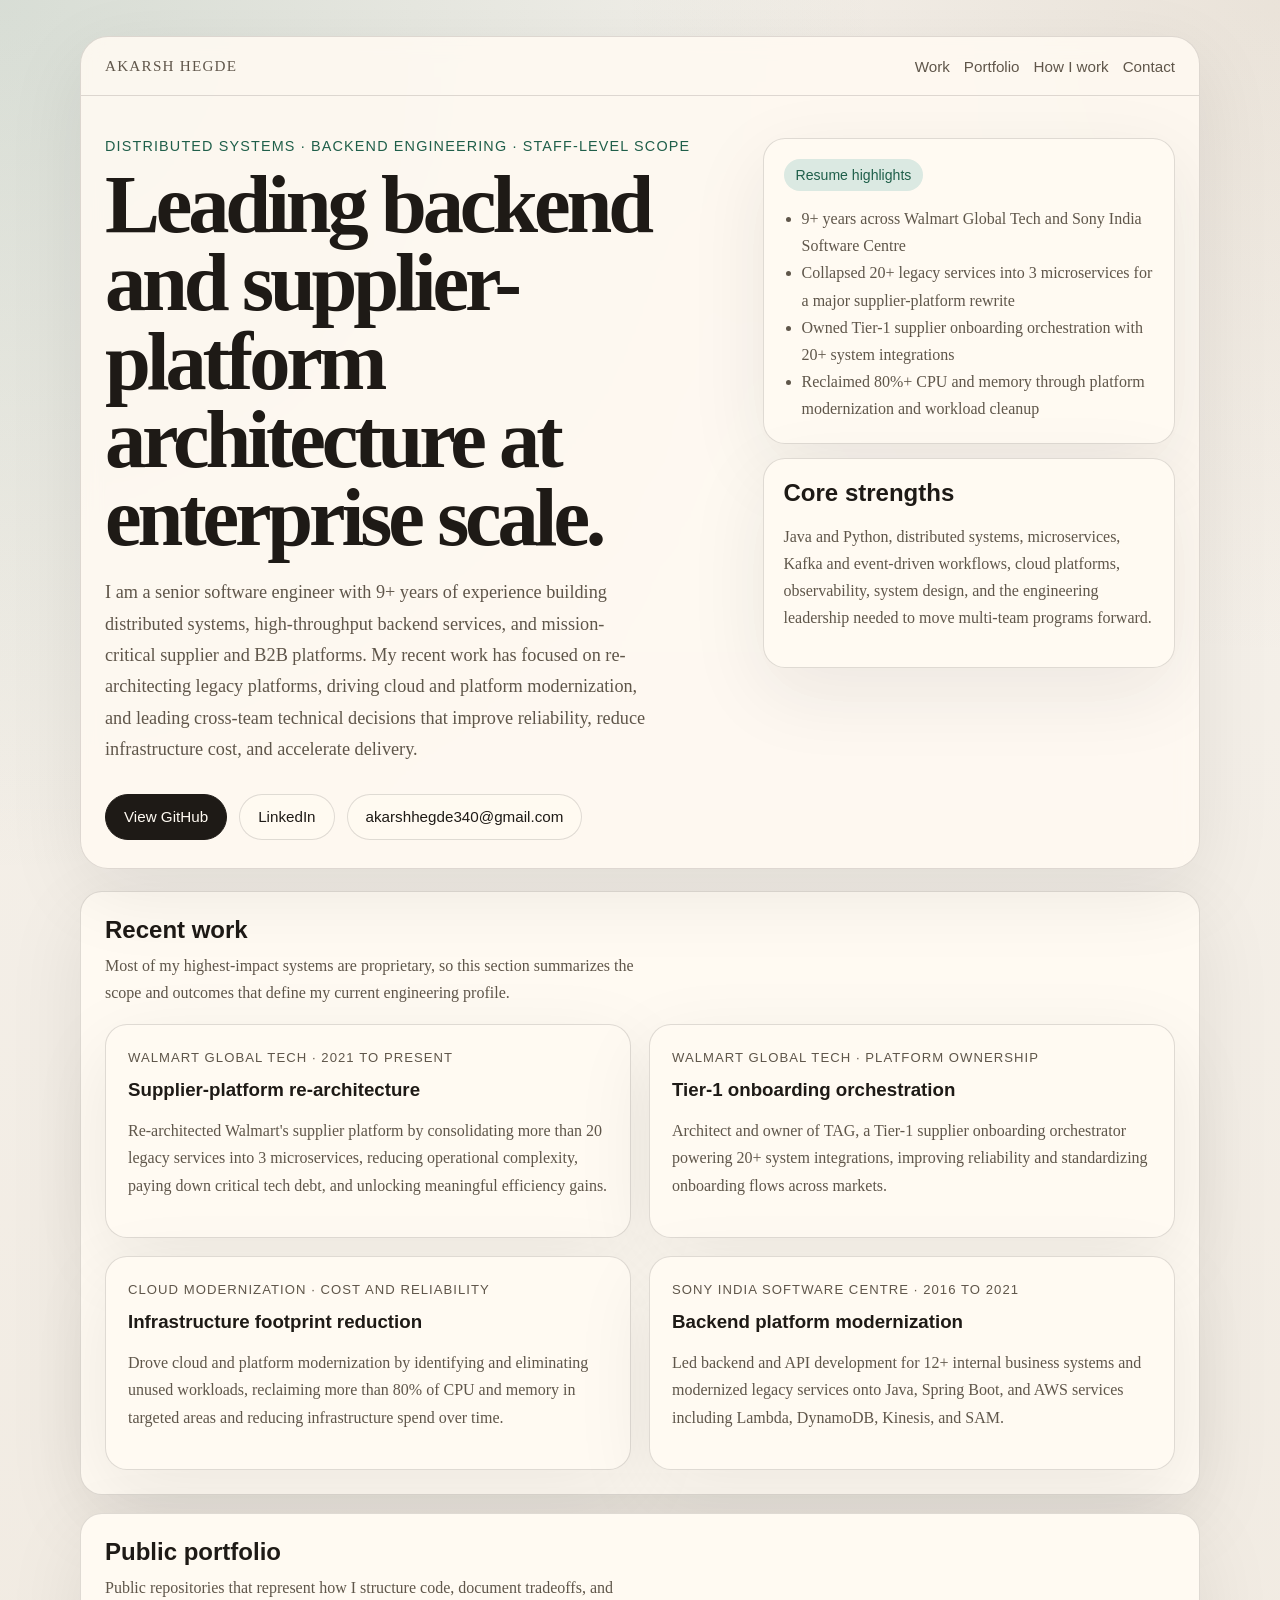
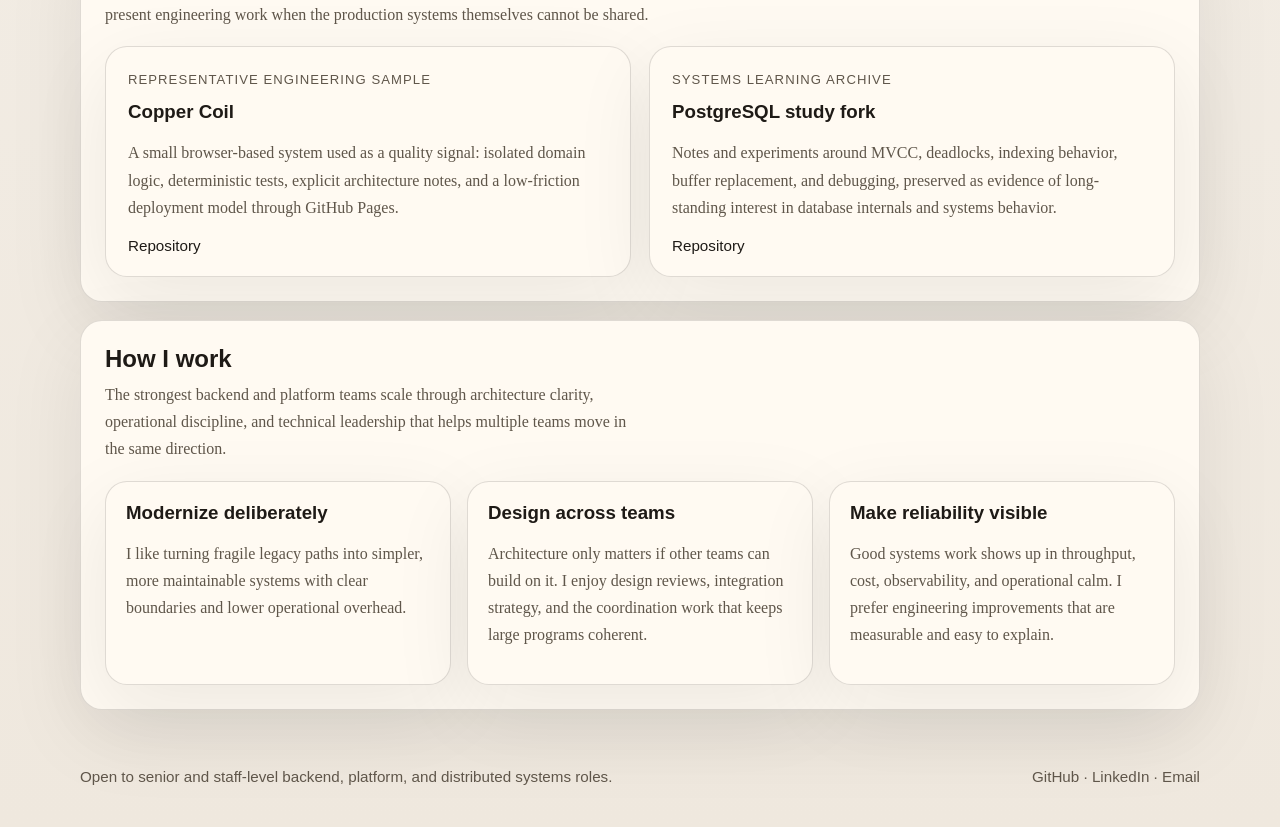
<file: index.html>
<!doctype html>
<html lang="en">
  <head>
    <meta charset="UTF-8" />
    <meta name="viewport" content="width=device-width, initial-scale=1.0" />
    <meta
      name="description"
      content="Akarsh Hegde is a senior software engineer with 9+ years of experience building distributed systems, supplier platforms, and high-throughput backend services."
    />
    <title>Akarsh Hegde | Distributed Systems and Backend Engineering</title>
    <style>
      :root {
        color-scheme: light;
        --bg: #f3efe8;
        --panel: rgba(255, 250, 242, 0.88);
        --panel-strong: #fffaf2;
        --text: #1e1a16;
        --muted: #5f564a;
        --border: rgba(30, 26, 22, 0.14);
        --accent: #1f5f4a;
        --accent-soft: #dbe9e2;
        --shadow: 0 24px 80px rgba(31, 26, 22, 0.08);
        --max-width: 1120px;
      }

      * {
        box-sizing: border-box;
      }

      html {
        scroll-behavior: smooth;
      }

      body {
        margin: 0;
        font-family: "Iowan Old Style", "Palatino Linotype", "Book Antiqua", Georgia, serif;
        color: var(--text);
        background:
          radial-gradient(circle at top left, rgba(31, 95, 74, 0.14), transparent 32%),
          radial-gradient(circle at top right, rgba(145, 116, 80, 0.12), transparent 24%),
          linear-gradient(180deg, #f6f2ec 0%, #efe8de 100%);
      }

      a {
        color: inherit;
      }

      .shell {
        width: min(calc(100% - 32px), var(--max-width));
        margin: 0 auto;
      }

      .hero {
        padding: 36px 0 22px;
      }

      .hero__card {
        border: 1px solid var(--border);
        background: var(--panel);
        backdrop-filter: blur(10px);
        box-shadow: var(--shadow);
        border-radius: 28px;
        overflow: hidden;
      }

      .topbar {
        display: flex;
        align-items: center;
        justify-content: space-between;
        gap: 16px;
        padding: 20px 24px;
        border-bottom: 1px solid var(--border);
      }

      .brand {
        font-size: 0.95rem;
        letter-spacing: 0.08em;
        text-transform: uppercase;
        color: var(--muted);
      }

      .nav {
        display: flex;
        flex-wrap: wrap;
        gap: 14px;
        font-family: "Avenir Next", "Segoe UI", sans-serif;
        font-size: 0.95rem;
      }

      .nav a {
        text-decoration: none;
        color: var(--muted);
      }

      .hero__content {
        display: grid;
        grid-template-columns: 1.45fr 0.95fr;
        gap: 28px;
        padding: 42px 24px 28px;
      }

      .eyebrow {
        margin: 0 0 12px;
        font-family: "Avenir Next", "Segoe UI", sans-serif;
        font-size: 0.9rem;
        letter-spacing: 0.08em;
        text-transform: uppercase;
        color: var(--accent);
      }

      h1 {
        margin: 0;
        font-size: clamp(2.8rem, 7vw, 5.15rem);
        line-height: 0.95;
        letter-spacing: -0.05em;
      }

      .lede {
        margin: 20px 0 0;
        max-width: 60ch;
        font-size: 1.14rem;
        line-height: 1.72;
        color: var(--muted);
      }

      .hero__actions {
        display: flex;
        flex-wrap: wrap;
        gap: 12px;
        margin-top: 28px;
      }

      .button,
      .button--ghost {
        display: inline-flex;
        align-items: center;
        justify-content: center;
        min-height: 46px;
        padding: 0 18px;
        border-radius: 999px;
        border: 1px solid var(--border);
        font-family: "Avenir Next", "Segoe UI", sans-serif;
        font-size: 0.95rem;
        text-decoration: none;
      }

      .button {
        background: var(--text);
        color: #fffaf2;
        border-color: var(--text);
      }

      .button--ghost {
        background: rgba(255, 250, 242, 0.6);
        color: var(--text);
      }

      .summary {
        display: grid;
        gap: 14px;
        align-content: start;
      }

      .summary__panel,
      .section,
      .project,
      .note {
        border: 1px solid var(--border);
        background: var(--panel-strong);
        border-radius: 22px;
        box-shadow: var(--shadow);
      }

      .summary__panel {
        padding: 20px;
      }

      .summary__panel h2,
      .section h2,
      .project h3,
      .note h3 {
        margin: 0;
        font-family: "Avenir Next", "Segoe UI", sans-serif;
      }

      .summary__panel p,
      .summary__panel li,
      .section p,
      .section li,
      .project p,
      .note p {
        color: var(--muted);
        line-height: 1.7;
      }

      .summary__panel ul,
      .section ul {
        margin: 14px 0 0;
        padding-left: 18px;
      }

      main {
        padding-bottom: 48px;
      }

      .grid {
        display: grid;
        gap: 18px;
      }

      .section {
        padding: 24px;
      }

      .section__header {
        display: flex;
        align-items: flex-end;
        justify-content: space-between;
        gap: 16px;
        margin-bottom: 18px;
      }

      .section__header p {
        margin: 8px 0 0;
        max-width: 68ch;
      }

      .projects {
        display: grid;
        grid-template-columns: repeat(2, minmax(0, 1fr));
        gap: 18px;
      }

      .project {
        padding: 22px;
      }

      .project__eyebrow {
        margin: 0 0 10px;
        font-family: "Avenir Next", "Segoe UI", sans-serif;
        font-size: 0.82rem;
        letter-spacing: 0.08em;
        text-transform: uppercase;
        color: var(--accent);
      }

      .project__links {
        display: flex;
        flex-wrap: wrap;
        gap: 12px;
        margin-top: 16px;
        font-family: "Avenir Next", "Segoe UI", sans-serif;
        font-size: 0.95rem;
      }

      .project__links a {
        text-decoration: none;
        color: var(--text);
      }

      .principles {
        display: grid;
        grid-template-columns: repeat(3, minmax(0, 1fr));
        gap: 16px;
      }

      .note {
        padding: 20px;
      }

      footer {
        padding: 10px 0 42px;
        color: var(--muted);
        font-family: "Avenir Next", "Segoe UI", sans-serif;
        font-size: 0.95rem;
      }

      .footer__row {
        display: flex;
        flex-wrap: wrap;
        justify-content: space-between;
        gap: 12px;
      }

      .footer__row a {
        text-decoration: none;
      }

      .accent-chip {
        display: inline-flex;
        align-items: center;
        gap: 8px;
        padding: 8px 12px;
        border-radius: 999px;
        background: var(--accent-soft);
        color: var(--accent);
        font-family: "Avenir Next", "Segoe UI", sans-serif;
        font-size: 0.88rem;
      }

      @media (max-width: 900px) {
        .hero__content,
        .projects,
        .principles {
          grid-template-columns: 1fr;
        }

        .section__header,
        .topbar,
        .footer__row {
          flex-direction: column;
          align-items: flex-start;
        }
      }

      @media (max-width: 640px) {
        .shell {
          width: min(calc(100% - 20px), var(--max-width));
        }

        .hero {
          padding-top: 14px;
        }

        .hero__content,
        .section,
        .project,
        .summary__panel,
        .note {
          padding-left: 18px;
          padding-right: 18px;
        }
      }
    </style>
  </head>
  <body>
    <header class="hero">
      <div class="shell hero__card">
        <div class="topbar">
          <div class="brand">Akarsh Hegde</div>
          <nav class="nav" aria-label="Primary">
            <a href="#work">Work</a>
            <a href="#projects">Portfolio</a>
            <a href="#approach">How I work</a>
            <a href="#contact">Contact</a>
          </nav>
        </div>
        <div class="hero__content">
          <section>
            <p class="eyebrow">Distributed systems · backend engineering · staff-level scope</p>
            <h1>Leading backend and supplier-platform architecture at enterprise scale.</h1>
            <p class="lede">
              I am a senior software engineer with 9+ years of experience building distributed systems, high-throughput
              backend services, and mission-critical supplier and B2B platforms. My recent work has focused on
              re-architecting legacy platforms, driving cloud and platform modernization, and leading cross-team
              technical decisions that improve reliability, reduce infrastructure cost, and accelerate delivery.
            </p>
            <div class="hero__actions">
              <a class="button" href="https://github.com/akarshHegde">View GitHub</a>
              <a class="button--ghost" href="https://www.linkedin.com/in/akarshhegde/">LinkedIn</a>
              <a class="button--ghost" href="mailto:akarshhegde340@gmail.com">akarshhegde340@gmail.com</a>
            </div>
          </section>
          <aside class="summary">
            <div class="summary__panel">
              <span class="accent-chip">Resume highlights</span>
              <ul>
                <li>9+ years across Walmart Global Tech and Sony India Software Centre</li>
                <li>Collapsed 20+ legacy services into 3 microservices for a major supplier-platform rewrite</li>
                <li>Owned Tier-1 supplier onboarding orchestration with 20+ system integrations</li>
                <li>Reclaimed 80%+ CPU and memory through platform modernization and workload cleanup</li>
              </ul>
            </div>
            <div class="summary__panel">
              <h2>Core strengths</h2>
              <p>
                Java and Python, distributed systems, microservices, Kafka and event-driven workflows, cloud platforms,
                observability, system design, and the engineering leadership needed to move multi-team programs forward.
              </p>
            </div>
          </aside>
        </div>
      </div>
    </header>

    <main class="shell grid">
      <section class="section" id="work">
        <div class="section__header">
          <div>
            <h2>Recent work</h2>
            <p>
              Most of my highest-impact systems are proprietary, so this section summarizes the scope and outcomes that
              define my current engineering profile.
            </p>
          </div>
        </div>
        <div class="projects">
          <article class="project">
            <p class="project__eyebrow">Walmart Global Tech · 2021 to present</p>
            <h3>Supplier-platform re-architecture</h3>
            <p>
              Re-architected Walmart's supplier platform by consolidating more than 20 legacy services into 3
              microservices, reducing operational complexity, paying down critical tech debt, and unlocking meaningful
              efficiency gains.
            </p>
          </article>
          <article class="project">
            <p class="project__eyebrow">Walmart Global Tech · platform ownership</p>
            <h3>Tier-1 onboarding orchestration</h3>
            <p>
              Architect and owner of TAG, a Tier-1 supplier onboarding orchestrator powering 20+ system integrations,
              improving reliability and standardizing onboarding flows across markets.
            </p>
          </article>
          <article class="project">
            <p class="project__eyebrow">Cloud modernization · cost and reliability</p>
            <h3>Infrastructure footprint reduction</h3>
            <p>
              Drove cloud and platform modernization by identifying and eliminating unused workloads, reclaiming more
              than 80% of CPU and memory in targeted areas and reducing infrastructure spend over time.
            </p>
          </article>
          <article class="project">
            <p class="project__eyebrow">Sony India Software Centre · 2016 to 2021</p>
            <h3>Backend platform modernization</h3>
            <p>
              Led backend and API development for 12+ internal business systems and modernized legacy services onto
              Java, Spring Boot, and AWS services including Lambda, DynamoDB, Kinesis, and SAM.
            </p>
          </article>
        </div>
      </section>

      <section class="section" id="projects">
        <div class="section__header">
          <div>
            <h2>Public portfolio</h2>
            <p>
              Public repositories that represent how I structure code, document tradeoffs, and present engineering work
              when the production systems themselves cannot be shared.
            </p>
          </div>
        </div>
        <div class="projects">
          <article class="project">
            <p class="project__eyebrow">Representative engineering sample</p>
            <h3>Copper Coil</h3>
            <p>
              A small browser-based system used as a quality signal: isolated domain logic, deterministic tests,
              explicit architecture notes, and a low-friction deployment model through GitHub Pages.
            </p>
            <div class="project__links">
              <a href="https://github.com/akarshHegde/Copper-Coil">Repository</a>
            </div>
          </article>
          <article class="project">
            <p class="project__eyebrow">Systems learning archive</p>
            <h3>PostgreSQL study fork</h3>
            <p>
              Notes and experiments around MVCC, deadlocks, indexing behavior, buffer replacement, and debugging,
              preserved as evidence of long-standing interest in database internals and systems behavior.
            </p>
            <div class="project__links">
              <a href="https://github.com/akarshHegde/PostgreSQL">Repository</a>
            </div>
          </article>
        </div>
      </section>

      <section class="section" id="approach">
        <div class="section__header">
          <div>
            <h2>How I work</h2>
            <p>
              The strongest backend and platform teams scale through architecture clarity, operational discipline, and
              technical leadership that helps multiple teams move in the same direction.
            </p>
          </div>
        </div>
        <div class="principles">
          <article class="note">
            <h3>Modernize deliberately</h3>
            <p>
              I like turning fragile legacy paths into simpler, more maintainable systems with clear boundaries and
              lower operational overhead.
            </p>
          </article>
          <article class="note">
            <h3>Design across teams</h3>
            <p>
              Architecture only matters if other teams can build on it. I enjoy design reviews, integration strategy,
              and the coordination work that keeps large programs coherent.
            </p>
          </article>
          <article class="note">
            <h3>Make reliability visible</h3>
            <p>
              Good systems work shows up in throughput, cost, observability, and operational calm. I prefer engineering
              improvements that are measurable and easy to explain.
            </p>
          </article>
        </div>
      </section>
    </main>

    <footer class="shell" id="contact">
      <div class="footer__row">
        <span>Open to senior and staff-level backend, platform, and distributed systems roles.</span>
        <span>
          <a href="https://github.com/akarshHegde">GitHub</a>
          ·
          <a href="https://www.linkedin.com/in/akarshhegde/">LinkedIn</a>
          ·
          <a href="mailto:akarshhegde340@gmail.com">Email</a>
        </span>
      </div>
    </footer>
  </body>
</html>
</file>
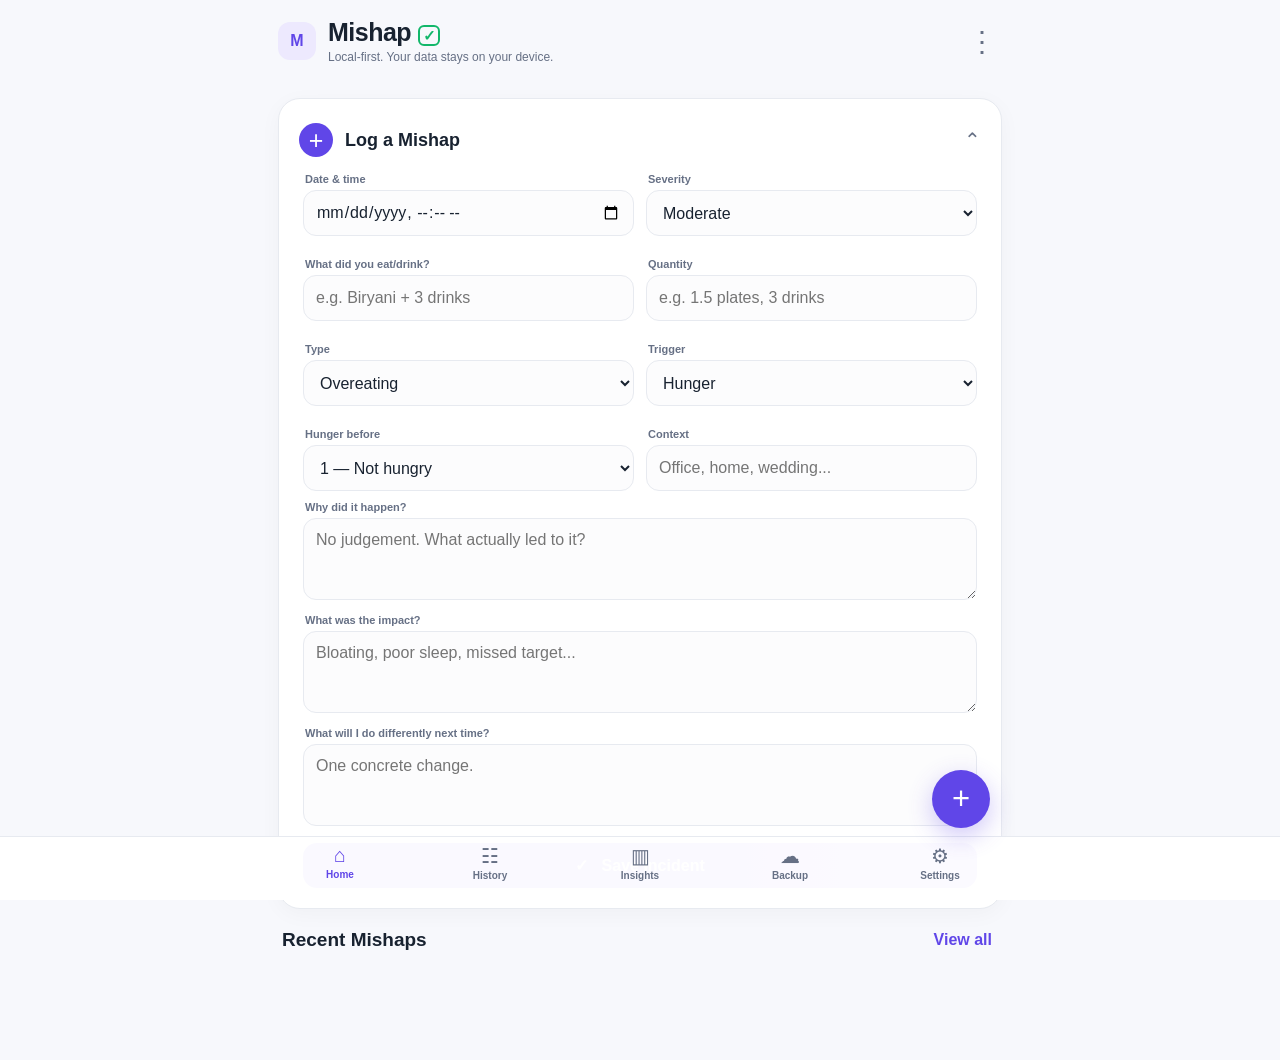
<file: mishap/index.html>
<!doctype html><html lang="en"><head><meta charset="utf-8"><meta name="viewport" content="width=device-width,initial-scale=1,viewport-fit=cover"><meta name="theme-color" content="#ffffff"><link rel="manifest" href="manifest.json"><link rel="stylesheet" href="styles.css"><title>Mishap</title></head><body><div class="app"><header class="header"><div class="brand"><div class="logo">M</div><div><h1>Mishap <span class="shield">✓</span></h1><p>Local-first. Your data stays on your device.</p></div></div><button class="more" id="moreBtn">⋮</button></header><main><section id="homePanel" class="tab-panel"><section class="stats" id="stats"></section><section class="log-card"><button class="log-title" id="toggleForm"><span class="plus">+</span><strong>Log a Mishap</strong><span class="chevron" id="formChevron">⌃</span></button><form id="mishapForm"><div class="field-grid"><label class="field"><span>Date & time</span><input id="date" type="datetime-local" required></label><label class="field"><span>Severity</span><select id="severity"><option>Minor</option><option selected>Moderate</option><option>Major</option></select></label><label class="field"><span>What did you eat/drink?</span><input id="food" placeholder="e.g. Biryani + 3 drinks" required></label><label class="field"><span>Quantity</span><input id="quantity" placeholder="e.g. 1.5 plates, 3 drinks"></label><label class="field"><span>Type</span><select id="type"><option>Overeating</option><option>Alcohol</option><option>Junk food</option><option>Late-night eating</option><option>Snacking</option><option>Sugary drink</option><option>Skipped planned meal</option><option>Other</option></select></label><label class="field"><span>Trigger</span><select id="trigger"><option>Hunger</option><option>Social event</option><option>Alcohol</option><option>Craving</option><option>Poor planning</option><option>Stress</option><option>Poor sleep</option><option>Food availability</option><option>Boredom</option><option>Other</option></select></label><label class="field"><span>Hunger before</span><select id="hunger"><option>1 — Not hungry</option><option>2</option><option>3</option><option>4 — Hungry</option><option>5 — Extremely hungry</option></select></label><label class="field"><span>Context</span><input id="context" placeholder="Office, home, wedding..."></label></div><label class="long-field"><span>Why did it happen?</span><textarea id="why" maxlength="300" placeholder="No judgement. What actually led to it?"></textarea></label><label class="long-field"><span>What was the impact?</span><textarea id="impact" maxlength="300" placeholder="Bloating, poor sleep, missed target..."></textarea></label><label class="long-field"><span>What will I do differently next time?</span><textarea id="next" maxlength="300" placeholder="One concrete change."></textarea></label><button class="save" type="submit">✓ &nbsp; Save Incident</button></form></section><section class="recent-head"><h2>Recent Mishaps</h2><button id="viewAll">View all</button></section><section id="incidentList" class="incidents"></section><section id="empty" class="empty hidden"><div>◎</div><strong>No mishaps yet</strong><p>Log the next one. The goal is learning, not perfection.</p></section></section><section id="historyPanel" class="tab-panel hidden"><div class="page-title"><h2>History</h2><p>Every logged mishap, newest first.</p></div><section id="historyList" class="incidents"></section></section><section id="insightsPanel" class="tab-panel hidden"><div class="page-title"><h2>Insights</h2><p>Your weekly retrospective.</p></div><section class="retro"><div id="insightsContent"></div></section></section><section id="backupPanel" class="tab-panel hidden"><div class="page-title"><h2>Backup</h2><p>Keep a copy without sending your data anywhere.</p></div><div id="backupContent"></div></section><section id="settingsPanel" class="tab-panel hidden"><div class="page-title"><h2>Settings</h2><p>Privacy and app controls.</p></div><div id="settingsContent"></div></section></main><button class="fab" id="fab">+</button><nav class="nav"><button class="active" data-tab="home">⌂<span>Home</span></button><button data-tab="history">☷<span>History</span></button><button data-tab="insights">▥<span>Insights</span></button><button data-tab="backup">☁<span>Backup</span></button><button data-tab="settings">⚙<span>Settings</span></button></nav></div><script src="app.js"></script></body></html>
</file>
<file: mishap/styles.css>
:root{--bg:#f7f8fc;--card:#fff;--text:#182230;--muted:#667085;--border:#e7eaf0;--purple:#6046e8;--purple2:#7a5af8;--green:#12b76a;--orange:#f79009;--red:#f04438}*{box-sizing:border-box}html,body{margin:0;padding:0;background:var(--bg);color:var(--text);font-family:Inter,-apple-system,BlinkMacSystemFont,"Segoe UI",Roboto,sans-serif}body{min-height:100vh}button,input,select,textarea{font:inherit}button{cursor:pointer}.app{max-width:760px;margin:auto;min-height:100vh;padding:18px 18px 100px}.header{display:flex;justify-content:space-between;align-items:center;margin-bottom:20px}.brand{display:flex;gap:12px;align-items:center}.logo{width:38px;height:38px;border-radius:12px;background:#ede9fe;color:var(--purple);display:grid;place-items:center;font-weight:900}h1{font-size:25px;margin:0;letter-spacing:-.5px}h1 .shield{font-size:15px;color:var(--green);border:2px solid var(--green);border-radius:6px;padding:0 3px}.header p,.page-title p{margin:3px 0 0;color:var(--muted);font-size:12px}.more{border:0;background:none;font-size:28px;color:var(--muted)}.stats{display:grid;grid-template-columns:repeat(4,1fr);gap:10px;margin-bottom:14px}.stat{background:var(--card);border:1px solid var(--border);border-radius:18px;padding:14px 10px;text-align:center;min-height:112px;display:flex;flex-direction:column;justify-content:center}.stat-icon{font-size:20px;margin-bottom:7px}.stat-label{font-size:12px;color:var(--muted)}.stat-value{font-size:21px;font-weight:800;margin:4px 0}.stat-sub{font-size:11px;color:var(--muted)}.log-card,.retro,.backup-card{background:var(--card);border:1px solid var(--border);border-radius:22px;padding:12px;margin-bottom:20px;box-shadow:0 5px 22px rgba(16,24,40,.035)}.log-title{width:100%;display:flex;align-items:center;gap:12px;border:0;background:none;text-align:left;padding:8px 4px;font-size:18px;color:var(--text)}.plus{width:34px;height:34px;border-radius:50%;background:var(--purple);color:white;display:grid;place-items:center;font-size:25px}.chevron{margin-left:auto;color:var(--muted);font-size:20px}form{padding:8px 8px 4px}.field-grid{display:grid;grid-template-columns:1fr 1fr;gap:10px}.field,.long-field{display:block;margin-bottom:10px}.field span,.long-field span{display:block;font-size:11px;color:var(--muted);font-weight:700;margin:0 0 5px 2px}input,select,textarea{width:100%;border:1px solid var(--border);background:#fcfcfd;border-radius:13px;color:var(--text);padding:12px;outline:none}input,select{height:46px}textarea{min-height:82px;resize:vertical}input:focus,select:focus,textarea:focus{border-color:#b7a9ff;box-shadow:0 0 0 3px #f0edff}.save{width:100%;border:0;border-radius:14px;background:linear-gradient(90deg,var(--purple),var(--purple2));color:white;font-weight:800;padding:13px;margin-top:3px}.recent-head{display:flex;justify-content:space-between;align-items:center;margin:14px 4px 9px}.recent-head h2,.page-title h2{font-size:19px;margin:0}.recent-head button{border:0;background:none;color:var(--purple);font-weight:700}.incidents{display:grid;gap:8px}.incident{background:var(--card);border:1px solid var(--border);border-radius:16px;padding:11px;display:flex;align-items:center;gap:11px}.inc-date{width:48px;min-width:48px;height:52px;border-radius:12px;background:#f4f1ff;display:flex;flex-direction:column;justify-content:center;align-items:center}.inc-date strong{font-size:17px}.inc-date span{font-size:9px;color:var(--muted);font-weight:800}.inc-main{min-width:0;flex:1}.food{font-weight:750;font-size:14px;white-space:nowrap;overflow:hidden;text-overflow:ellipsis}.meta{display:flex;gap:6px;align-items:center;flex-wrap:wrap;margin-top:5px}.tag{font-size:10px;background:#fce7f3;color:#c11574;border-radius:99px;padding:4px 7px}.context{font-size:10px;background:#f2f4f7;color:#475467;border-radius:99px;padding:4px 7px}.sev{font-size:10px;font-weight:800}.sev.Minor{color:var(--green)}.sev.Moderate{color:var(--orange)}.sev.Major{color:var(--red)}.arrow{color:#98a2b3;font-size:22px}.delete{border:0;background:none;color:var(--red);font-size:11px}.empty{text-align:center;padding:40px;color:var(--muted)}.empty div{font-size:36px}.empty strong{display:block;color:var(--text);margin-top:5px}.empty p{font-size:13px}.page-title{margin:6px 4px 16px}.page-title h2{font-size:25px}.retro{padding:14px}.retro-grid{display:grid;grid-template-columns:1fr 1fr;gap:9px}.retro-box{border:1px solid var(--border);border-radius:14px;padding:12px}.retro-box small{color:var(--muted);font-size:10px}.retro-box strong{display:block;font-size:19px;margin-top:5px}.insight{margin-top:10px;background:#f8f7ff;border:1px solid #e9e5ff;border-radius:14px;padding:12px;font-size:13px}.insight strong{font-size:12px}.insight p{margin:5px 0 0;color:#475467;line-height:1.45}.backup-card{padding:16px}.backup-card h3{margin:0 0 5px;font-size:16px}.backup-card p{color:var(--muted);font-size:13px;line-height:1.5}.backup-actions{display:flex;gap:8px;flex-wrap:wrap}.secondary,.danger-btn{border:1px solid var(--border);background:#fff;border-radius:12px;padding:10px 13px;font-weight:700;color:var(--text)}.file-btn{display:inline-flex;align-items:center}.file-btn input{display:none}.danger-btn{color:var(--red);border-color:#fecdca}.fab{position:fixed;right:max(20px,calc(50% - 350px));bottom:72px;width:58px;height:58px;border:0;border-radius:50%;background:var(--purple);color:#fff;font-size:31px;box-shadow:0 8px 24px rgba(96,70,232,.3);z-index:5}.nav{position:fixed;bottom:0;left:0;right:0;height:64px;background:rgba(255,255,255,.97);border-top:1px solid var(--border);display:flex;justify-content:center;z-index:4}.nav button{width:min(20%,150px);border:0;background:none;color:#667085;font-size:20px;padding:7px 0 3px;display:flex;flex-direction:column;align-items:center;gap:2px}.nav button span{font-size:10px;font-weight:650}.nav button.active{color:var(--purple)}.hidden{display:none!important}@media(max-width:560px){.stats{grid-template-columns:1fr 1fr}.stat{min-height:100px}.field-grid{grid-template-columns:1fr}.app{padding-left:12px;padding-right:12px}.fab{right:18px}}@media(min-width:561px){.log-card{padding:16px}.field-grid{gap:12px}}
</file>
